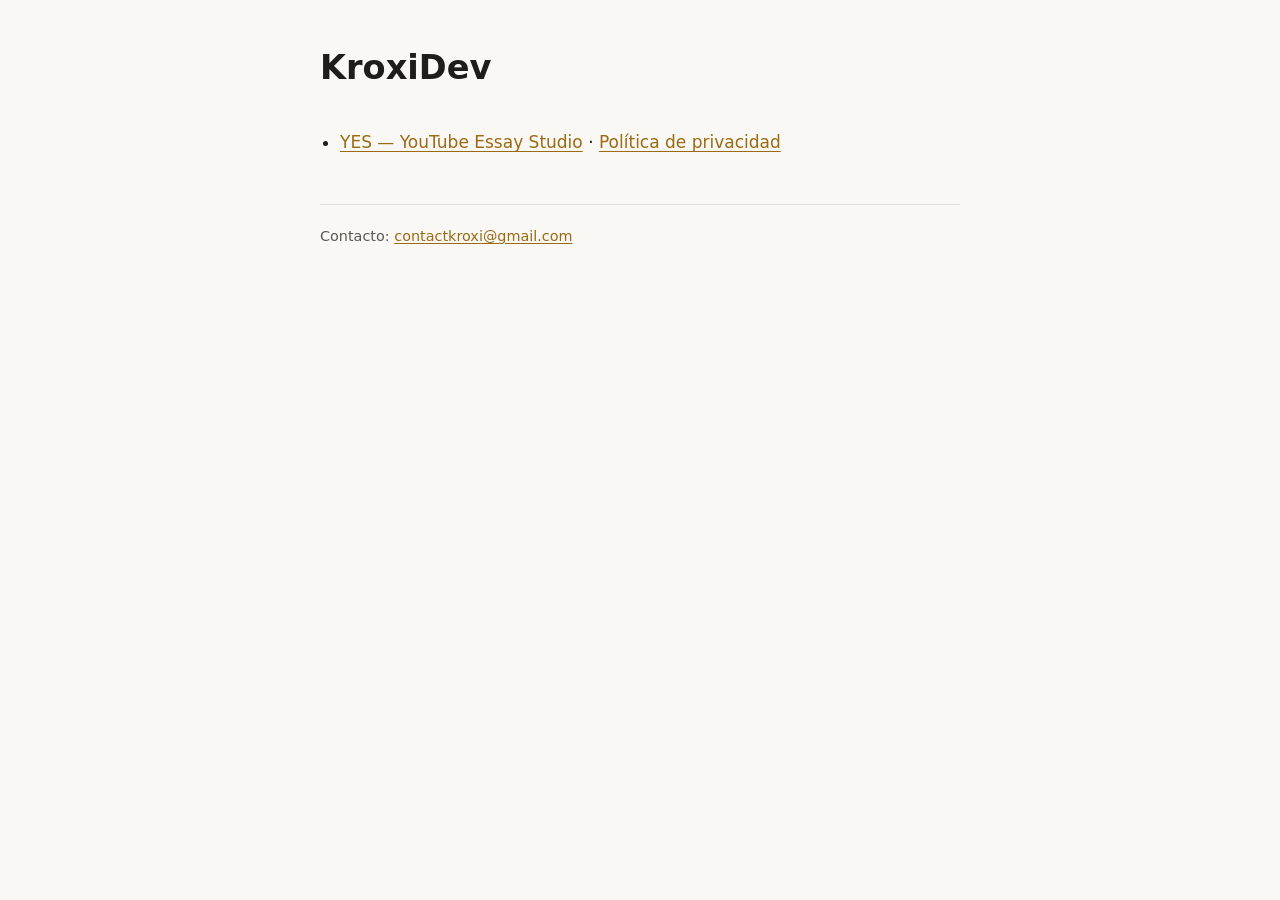
<file: index.html>
<!doctype html>
<html lang="es">
  <head>
    <meta charset="utf-8" />
    <meta name="viewport" content="width=device-width, initial-scale=1" />
    <meta name="robots" content="noindex" />
    <title>KroxiDev</title>
    <link rel="stylesheet" href="estilo.css" />
  </head>
  <body>
    <main>
      <header>
        <h1>KroxiDev</h1>
      </header>
      <ul>
        <li>
          <a href="yes/">YES — YouTube Essay Studio</a> ·
          <a href="yes/privacidad.html">Política de privacidad</a>
        </li>
      </ul>
      <footer>
        <p>Contacto: <a href="mailto:contactkroxi@gmail.com">contactkroxi@gmail.com</a></p>
      </footer>
    </main>
  </body>
</html>
</file>
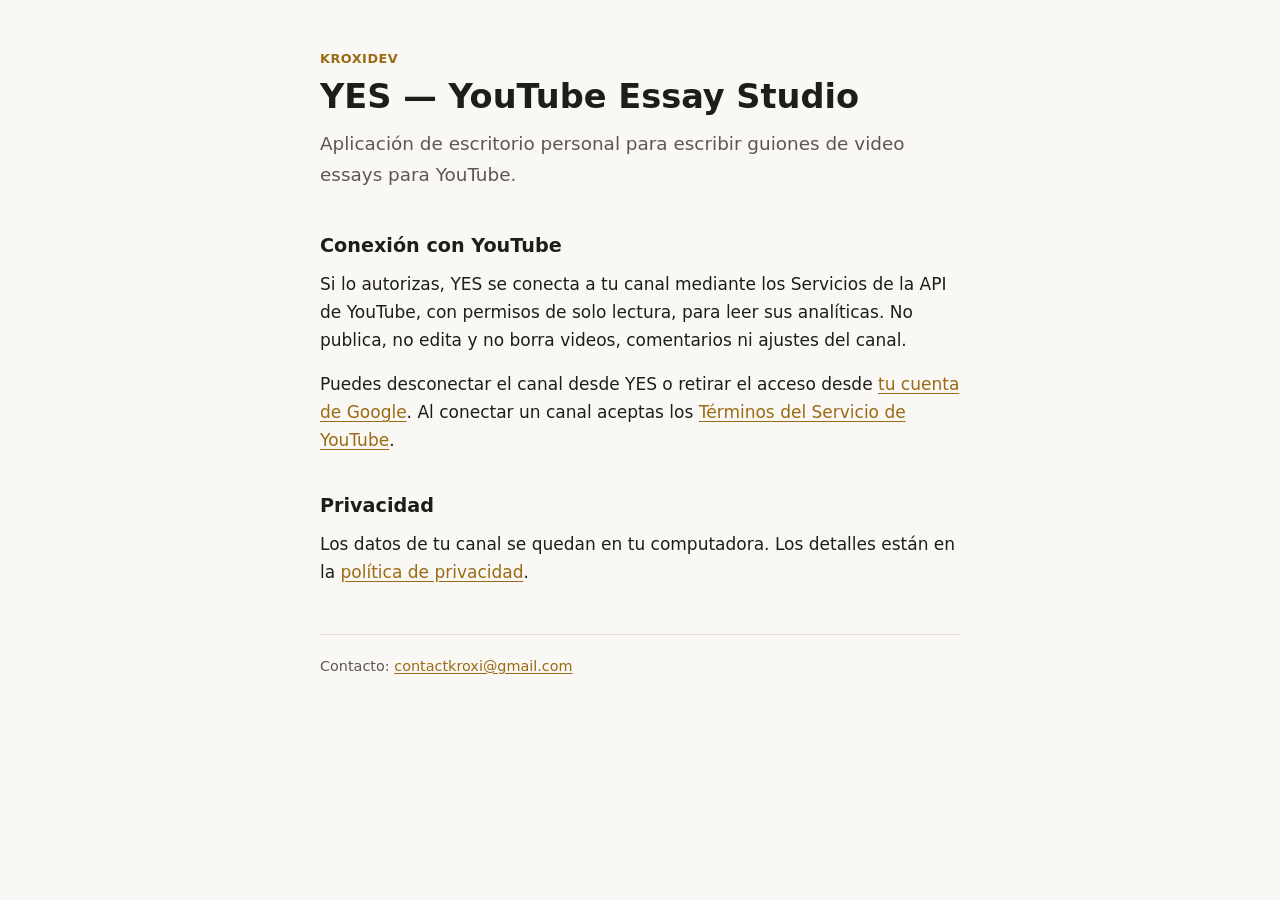
<file: yes/index.html>
<!doctype html>
<html lang="es">
  <head>
    <meta charset="utf-8" />
    <meta name="viewport" content="width=device-width, initial-scale=1" />
    <meta name="robots" content="noindex" />
    <title>YES — YouTube Essay Studio</title>
    <link rel="stylesheet" href="../estilo.css" />
  </head>
  <body>
    <main>
      <header>
        <p class="marca">KroxiDev</p>
        <h1>YES — YouTube Essay Studio</h1>
        <p class="entrada">Aplicación de escritorio personal para escribir guiones de video essays para YouTube.</p>
      </header>

      <h2>Conexión con YouTube</h2>
      <p>
        Si lo autorizas, YES se conecta a tu canal mediante los Servicios de la API de YouTube, con
        permisos de solo lectura, para leer sus analíticas. No publica, no edita y no borra videos,
        comentarios ni ajustes del canal.
      </p>
      <p>
        Puedes desconectar el canal desde YES o retirar el acceso desde
        <a href="https://myaccount.google.com/permissions">tu cuenta de Google</a>. Al conectar un canal
        aceptas los <a href="https://www.youtube.com/t/terms">Términos del Servicio de YouTube</a>.
      </p>

      <h2>Privacidad</h2>
      <p>
        Los datos de tu canal se quedan en tu computadora. Los detalles están en la
        <a href="privacidad.html">política de privacidad</a>.
      </p>

      <footer>
        <p>Contacto: <a href="mailto:contactkroxi@gmail.com">contactkroxi@gmail.com</a></p>
      </footer>
    </main>
  </body>
</html>
</file>
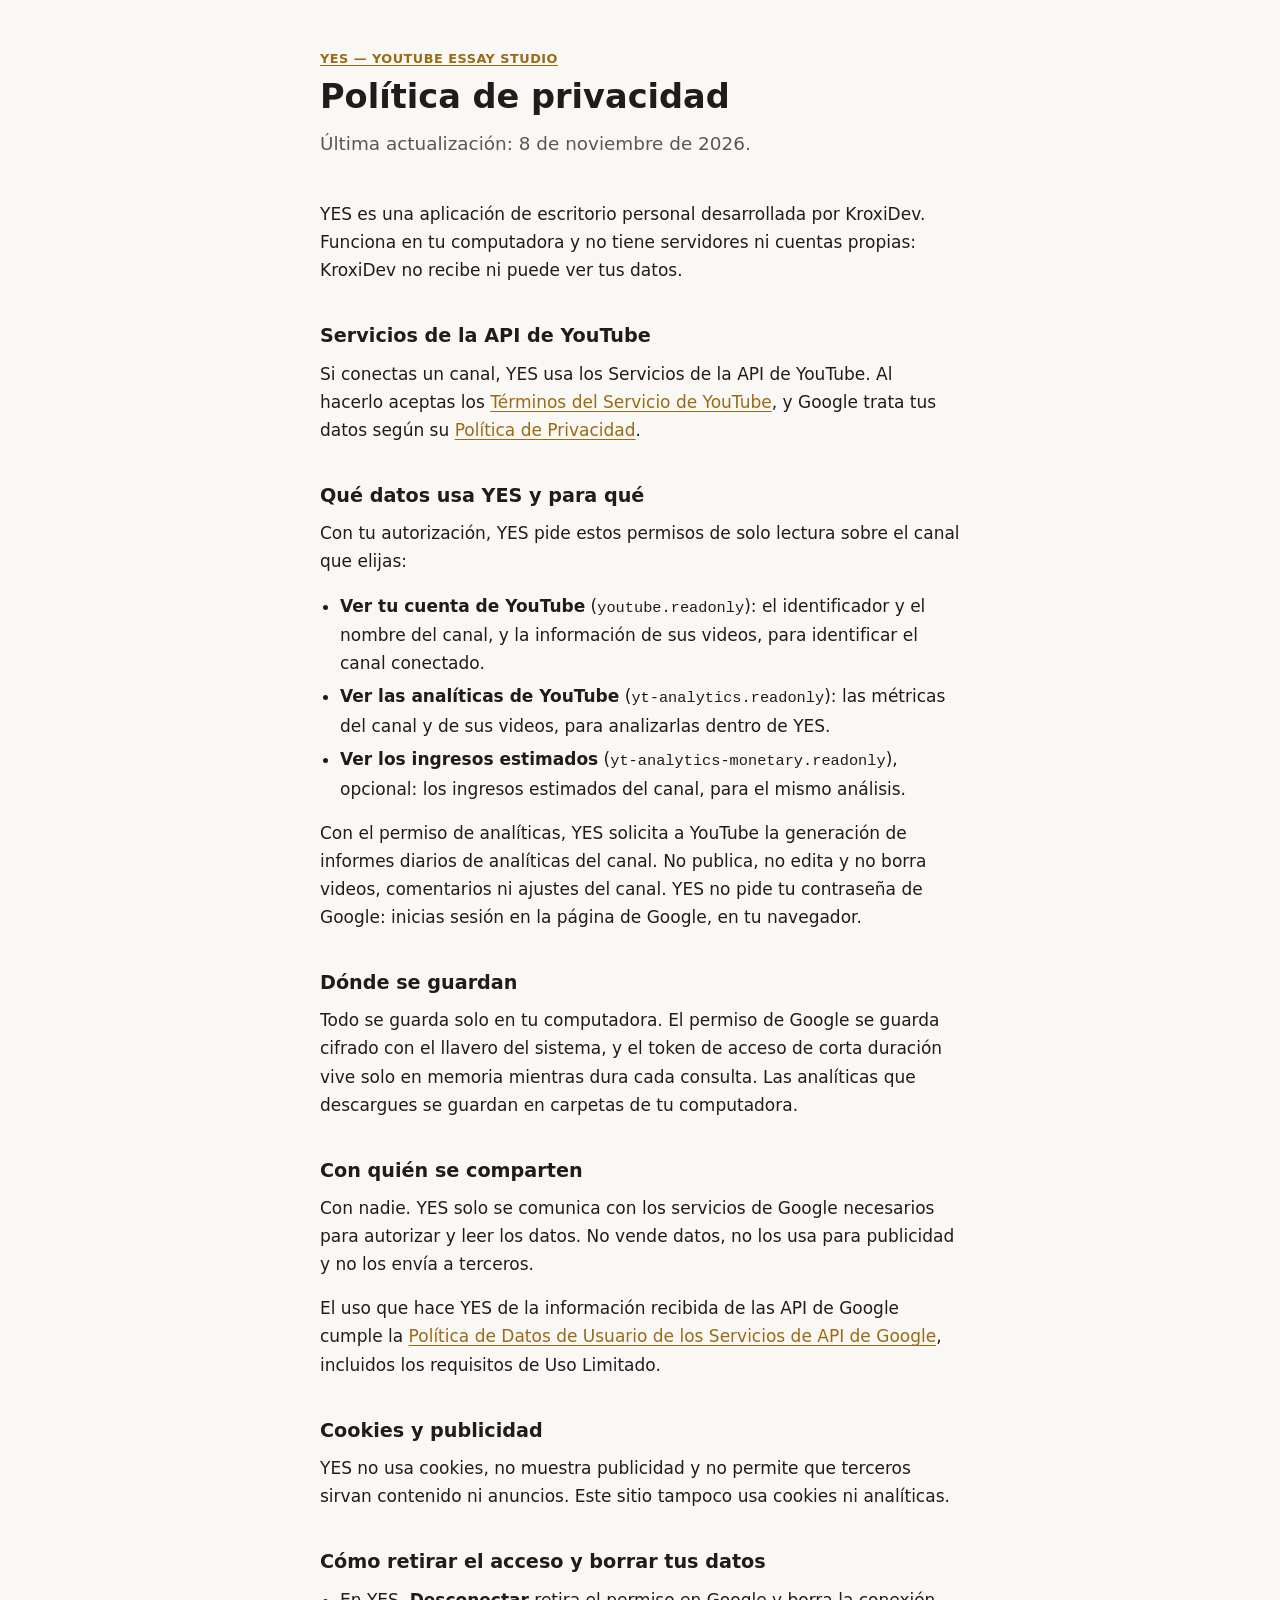
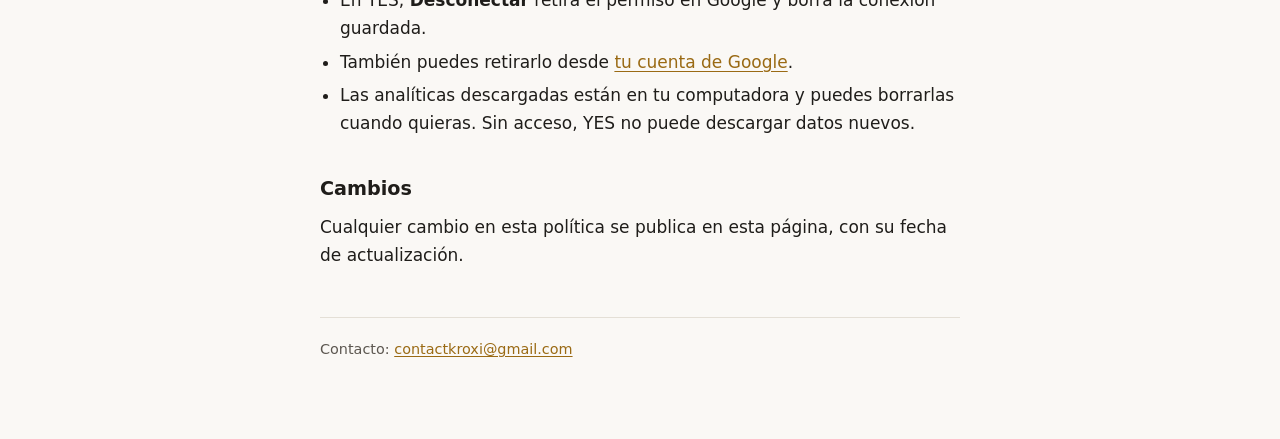
<file: yes/privacidad.html>
<!doctype html>
<html lang="es">
  <head>
    <meta charset="utf-8" />
    <meta name="viewport" content="width=device-width, initial-scale=1" />
    <meta name="robots" content="noindex" />
    <title>Privacidad de YES</title>
    <link rel="stylesheet" href="../estilo.css" />
  </head>
  <body>
    <main>
      <header>
        <p class="marca"><a href="./">YES — YouTube Essay Studio</a></p>
        <h1>Política de privacidad</h1>
        <p class="entrada">Última actualización: 8 de noviembre de 2026.</p>
      </header>

      <p>
        YES es una aplicación de escritorio personal desarrollada por KroxiDev. Funciona en tu
        computadora y no tiene servidores ni cuentas propias: KroxiDev no recibe ni puede ver tus datos.
      </p>

      <h2>Servicios de la API de YouTube</h2>
      <p>
        Si conectas un canal, YES usa los Servicios de la API de YouTube. Al hacerlo aceptas los
        <a href="https://www.youtube.com/t/terms">Términos del Servicio de YouTube</a>, y Google trata
        tus datos según su <a href="https://policies.google.com/privacy">Política de Privacidad</a>.
      </p>

      <h2>Qué datos usa YES y para qué</h2>
      <p>Con tu autorización, YES pide estos permisos de solo lectura sobre el canal que elijas:</p>
      <ul>
        <li>
          <strong>Ver tu cuenta de YouTube</strong> (<code>youtube.readonly</code>): el identificador y
          el nombre del canal, y la información de sus videos, para identificar el canal conectado.
        </li>
        <li>
          <strong>Ver las analíticas de YouTube</strong> (<code>yt-analytics.readonly</code>): las
          métricas del canal y de sus videos, para analizarlas dentro de YES.
        </li>
        <li>
          <strong>Ver los ingresos estimados</strong> (<code>yt-analytics-monetary.readonly</code>),
          opcional: los ingresos estimados del canal, para el mismo análisis.
        </li>
      </ul>
      <p>
        Con el permiso de analíticas, YES solicita a YouTube la generación de informes diarios de
        analíticas del canal. No publica, no edita y no borra videos, comentarios ni ajustes del canal.
        YES no pide tu contraseña de Google: inicias sesión en la página de Google, en tu navegador.
      </p>

      <h2>Dónde se guardan</h2>
      <p>
        Todo se guarda solo en tu computadora. El permiso de Google se guarda cifrado con el llavero del
        sistema, y el token de acceso de corta duración vive solo en memoria mientras dura cada consulta.
        Las analíticas que descargues se guardan en carpetas de tu computadora.
      </p>

      <h2>Con quién se comparten</h2>
      <p>
        Con nadie. YES solo se comunica con los servicios de Google necesarios para autorizar y leer los
        datos. No vende datos, no los usa para publicidad y no los envía a terceros.
      </p>
      <p>
        El uso que hace YES de la información recibida de las API de Google cumple la
        <a href="https://developers.google.com/terms/api-services-user-data-policy"
          >Política de Datos de Usuario de los Servicios de API de Google</a
        >, incluidos los requisitos de Uso Limitado.
      </p>

      <h2>Cookies y publicidad</h2>
      <p>
        YES no usa cookies, no muestra publicidad y no permite que terceros sirvan contenido ni anuncios.
        Este sitio tampoco usa cookies ni analíticas.
      </p>

      <h2>Cómo retirar el acceso y borrar tus datos</h2>
      <ul>
        <li>
          En YES, <strong>Desconectar</strong> retira el permiso en Google y borra la conexión guardada.
        </li>
        <li>
          También puedes retirarlo desde
          <a href="https://myaccount.google.com/permissions">tu cuenta de Google</a>.
        </li>
        <li>
          Las analíticas descargadas están en tu computadora y puedes borrarlas cuando quieras. Sin
          acceso, YES no puede descargar datos nuevos.
        </li>
      </ul>

      <h2>Cambios</h2>
      <p>Cualquier cambio en esta política se publica en esta página, con su fecha de actualización.</p>

      <footer>
        <p>Contacto: <a href="mailto:contactkroxi@gmail.com">contactkroxi@gmail.com</a></p>
      </footer>
    </main>
  </body>
</html>
</file>
<file: estilo.css>
:root {
  color-scheme: light dark;
  --fondo: #faf8f5;
  --texto: #1f1d1a;
  --suave: #5c5750;
  --acento: #9a6a14;
  --borde: #e4dfd6;
}

@media (prefers-color-scheme: dark) {
  :root {
    --fondo: #161513;
    --texto: #ece8e1;
    --suave: #a49d92;
    --acento: #e0b45c;
    --borde: #2e2b27;
  }
}

* {
  box-sizing: border-box;
}

html {
  -webkit-text-size-adjust: 100%;
}

body {
  margin: 0;
  background: var(--fondo);
  color: var(--texto);
  font:
    1.0625rem/1.65 system-ui,
    -apple-system,
    'Segoe UI',
    Roboto,
    Ubuntu,
    sans-serif;
}

main {
  max-width: 42rem;
  margin: 0 auto;
  padding: 3rem 1rem 4rem;
}

header {
  margin-bottom: 2.5rem;
}

.marca {
  margin: 0 0 0.5rem;
  color: var(--acento);
  font-size: 0.8rem;
  font-weight: 700;
  letter-spacing: 0.04em;
  text-transform: uppercase;
}

h1 {
  margin: 0 0 0.75rem;
  font-size: 2.1rem;
  line-height: 1.2;
}

h2 {
  margin: 2.25rem 0 0.5rem;
  font-size: 1.2rem;
}

p,
ul {
  margin: 0 0 1rem;
}

ul {
  padding-left: 1.25rem;
}

li {
  margin-bottom: 0.35rem;
}

.entrada {
  color: var(--suave);
  font-size: 1.15rem;
}

a {
  color: var(--acento);
  text-underline-offset: 0.15em;
}

code {
  font-family: ui-monospace, 'JetBrains Mono', monospace;
  font-size: 0.9em;
  overflow-wrap: anywhere;
}

footer {
  margin-top: 3rem;
  padding-top: 1.25rem;
  border-top: 1px solid var(--borde);
  color: var(--suave);
  font-size: 0.9rem;
}
</file>
